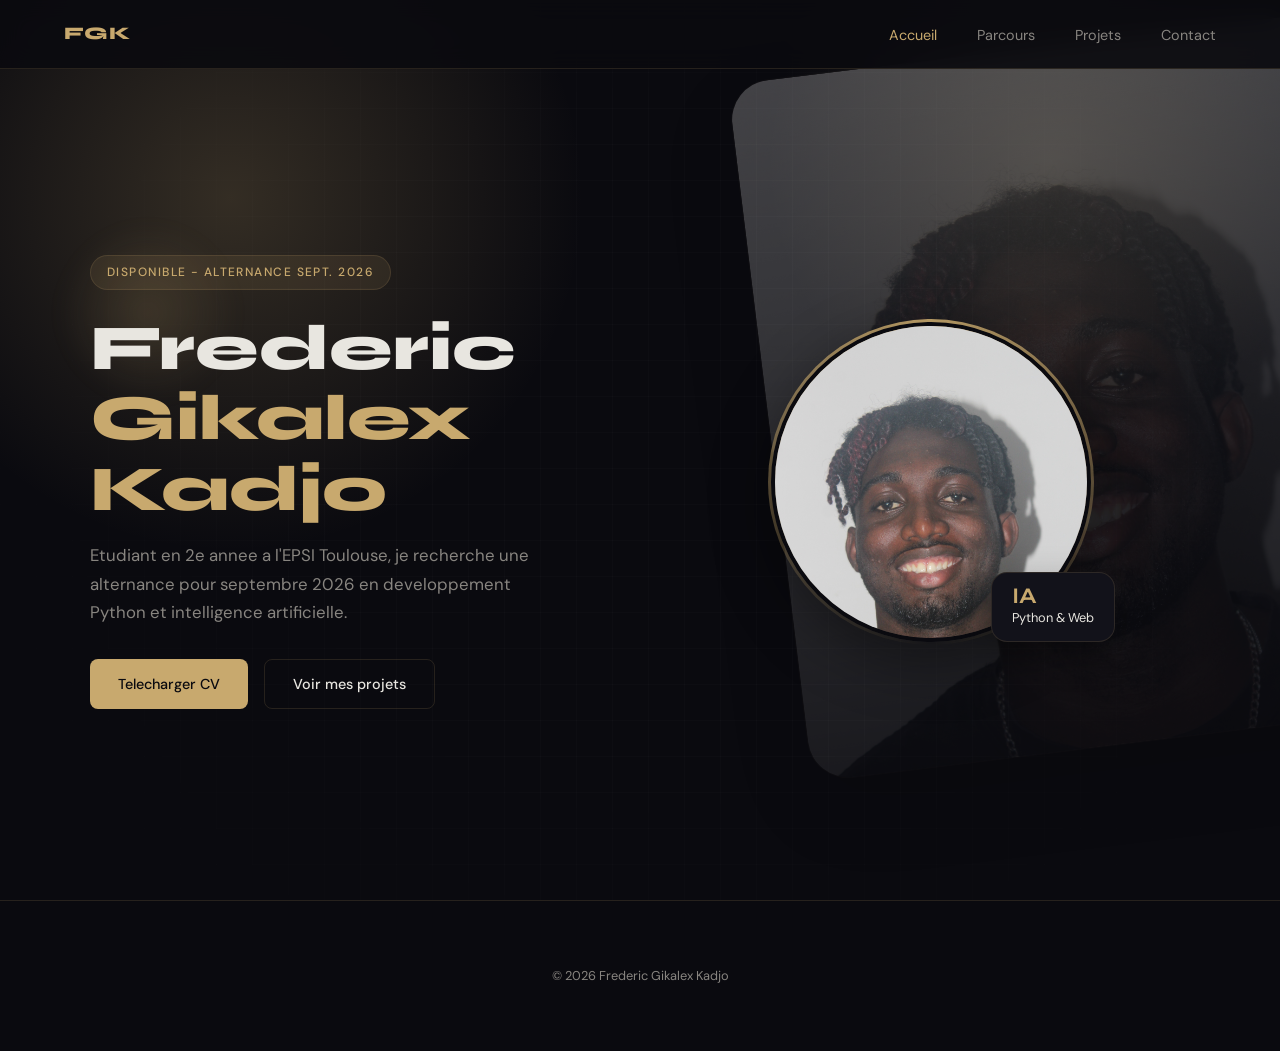
<file: index.html>
<!DOCTYPE html>
<html lang="fr">

<head>
    <meta charset="UTF-8">
    <meta name="viewport" content="width=device-width, initial-scale=1.0">
    <title>Frederic Gikalex Kadjo - Developpeur IA</title>
    <link href="https://fonts.googleapis.com/css2?family=Syne:wght@700;800&family=DM+Sans:wght@400;500&display=swap"
        rel="stylesheet">
    <link rel="stylesheet" href="style.css">
</head>

<body>
    <nav>
        <a href="index.html" class="nav-logo">FGK</a>
        <ul class="nav-links">
            <li><a href="index.html" style="color:var(--accent)">Accueil</a></li>
            <li><a href="about.html">Parcours</a></li>
            <li><a href="projects.html">Projets</a></li>
            <li><a href="contact.html">Contact</a></li>
        </ul>
    </nav>

    <section id="home">
        <div class="hero-bg"></div>
        <div class="hero-grid">
            <div class="hero-text">
                <div class="hero-tag">Disponible - Alternance Sept. 2026</div>
                <h1>Frederic<br><span>Gikalex Kadjo</span></h1>
                <p class="hero-sub">
                    Etudiant en 2e annee a l'EPSI Toulouse, je recherche une alternance pour septembre 2026
                    en developpement Python et intelligence artificielle.
                </p>
                <div class="hero-btns">
                    <a href="cv-frederic-kadjo.pdf" download class="btn btn-primary">Telecharger CV</a>
                    <a href="projects.html" class="btn btn-outline">Voir mes projets</a>
                </div>
            </div>

            <div class="hero-photo">
                <div class="photo-wrap">
                    <div class="photo-ring"></div>
                    <div class="photo-inner">
                        <img src="pp.jpg" alt="Frederic Gikalex Kadjo">
                    </div>
                    <div class="hero-badge">
                        <strong>IA</strong>
                        Python & Web
                    </div>
                </div>
            </div>
        </div>
    </section>

    <footer>
        <p>&copy; 2026 Frederic Gikalex Kadjo</p>
    </footer>
</body>

</html>
</file>
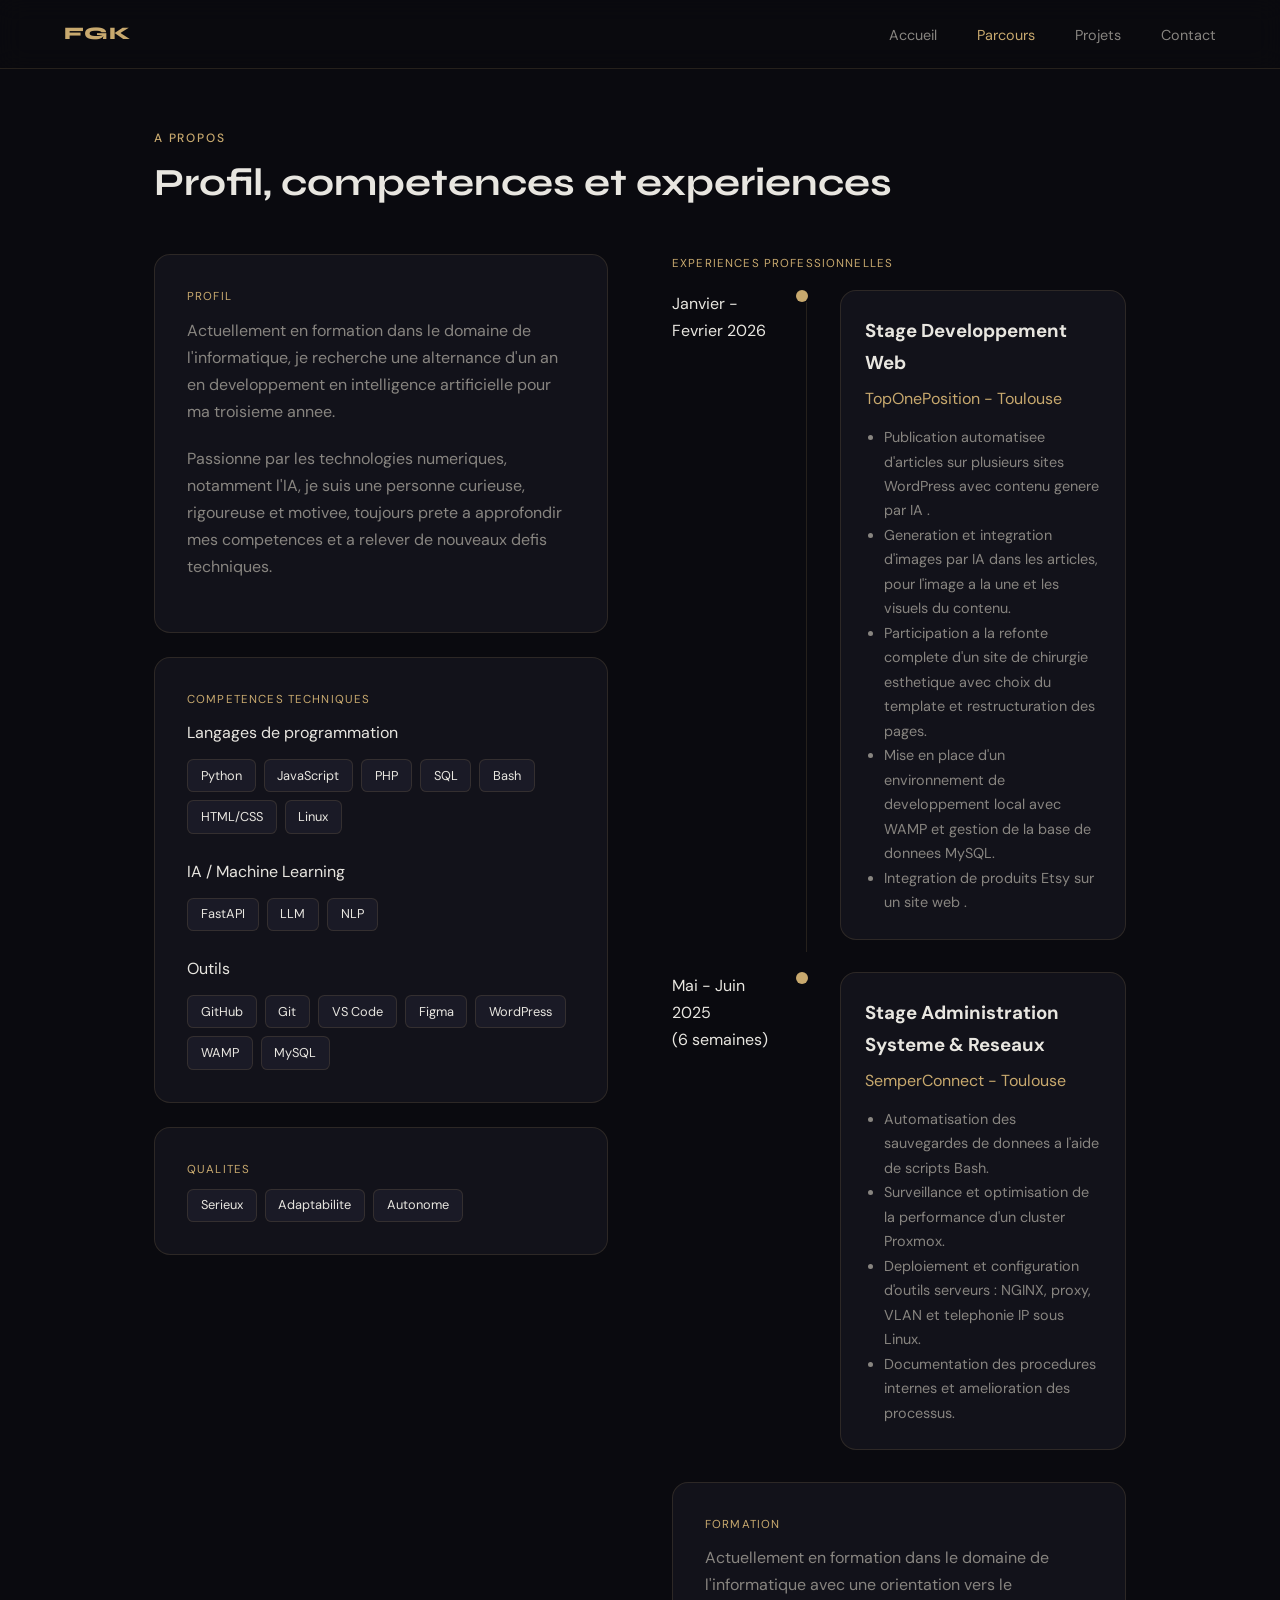
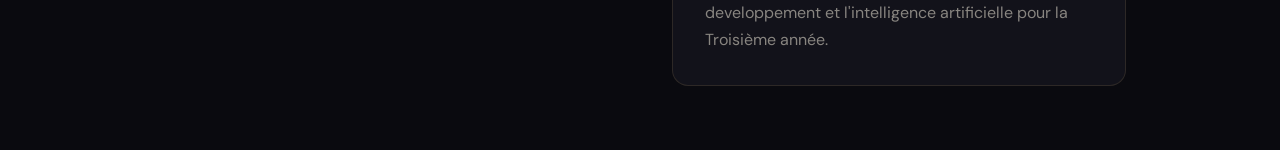
<file: about.html>
<!DOCTYPE html>
<html lang="fr">

<head>
    <meta charset="UTF-8">
    <meta name="viewport" content="width=device-width, initial-scale=1.0">
    <title>Mon Parcours | Frederic G. Kadjo</title>
    <link href="https://fonts.googleapis.com/css2?family=Syne:wght@700;800&family=DM+Sans:wght@400;500&display=swap"
        rel="stylesheet">
    <link rel="stylesheet" href="style.css">
</head>

<body>
    <nav>
        <a href="index.html" class="nav-logo">FGK</a>
        <ul class="nav-links">
            <li><a href="index.html">Accueil</a></li>
            <li><a href="about.html" style="color:var(--accent)">Parcours</a></li>
            <li><a href="projects.html">Projets</a></li>
            <li><a href="contact.html">Contact</a></li>
        </ul>
    </nav>

    <section class="content-section">
        <div class="section-label">A propos</div>
        <h2>Profil, competences et experiences</h2>

        <div class="about-grid">
            <div class="about-text">
                <div class="project-card" style="margin-bottom: 1.5rem;">
                    <div class="skill-group-title">Profil</div>
                    <p>
                        Actuellement en formation dans le domaine de l'informatique, je recherche une alternance d'un
                        an en developpement en intelligence artificielle pour ma troisieme annee.
                    </p>
                    <p>
                        Passionne par les technologies numeriques, notamment l'IA, je suis une personne curieuse,
                        rigoureuse et motivee, toujours prete a approfondir mes competences et a relever de nouveaux
                        defis techniques.
                    </p>
                </div>

                <div class="project-card" style="margin-bottom: 1.5rem;">
                    <div class="skill-group-title">Competences techniques</div>

                    <p style="margin-bottom: 0.8rem; color: var(--text);">Langages de programmation</p>
                    <div class="skill-tags">
                        <span class="skill-tag">Python</span>
                        <span class="skill-tag">JavaScript</span>
                        <span class="skill-tag">PHP</span>
                        <span class="skill-tag">SQL</span>
                        <span class="skill-tag">Bash</span>
                        <span class="skill-tag">HTML/CSS</span>
                        <span class="skill-tag">Linux</span>
                    </div>

                    <p style="margin-bottom: 0.8rem; color: var(--text);">IA / Machine Learning</p>
                    <div class="skill-tags">
                        <span class="skill-tag">FastAPI</span>
                        <span class="skill-tag">LLM</span>
                        <span class="skill-tag">NLP</span>
                    </div>

                    <p style="margin-bottom: 0.8rem; color: var(--text);">Outils</p>
                    <div class="skill-tags" style="margin-bottom: 0;">
                        <span class="skill-tag">GitHub</span>
                        <span class="skill-tag">Git</span>
                        <span class="skill-tag">VS Code</span>
                        <span class="skill-tag">Figma</span>
                        <span class="skill-tag">WordPress</span>
                        <span class="skill-tag">WAMP</span>
                        <span class="skill-tag">MySQL</span>
                    </div>
                </div>

                <div class="project-card">
                    <div class="skill-group-title">Qualites</div>
                    <div class="skill-tags" style="margin-bottom: 0;">
                        <span class="skill-tag">Serieux</span>
                        <span class="skill-tag">Adaptabilite</span>
                        <span class="skill-tag">Autonome</span>
                    </div>
                </div>
            </div>

            <div>
                <div class="skill-group-title" style="margin-bottom: 1rem;">Experiences professionnelles</div>

                <div class="timeline">
                    <div class="timeline-item">
                        <div class="timeline-date">Janvier - Fevrier 2026</div>
                        <div class="timeline-line">
                            <div class="timeline-dot"></div>
                            <div class="timeline-connector"></div>
                        </div>
                        <div class="timeline-content project-card" style="padding: 1.5rem;">
                            <h3 style="margin-bottom: 0.4rem;">Stage Developpement Web</h3>
                            <p class="timeline-company" style="color: var(--accent); margin-bottom: 0.8rem;">
                                TopOnePosition - Toulouse</p>
                            <ul style="font-size: 0.9rem; color: var(--muted); padding-left: 1.2rem;">
                                <li>Publication automatisee d'articles sur plusieurs sites WordPress avec contenu genere
                                    par IA .</li>
                                <li>Generation et integration d'images par IA dans les articles, pour l'image a la une
                                    et les visuels du contenu.</li>
                                <li>Participation a la refonte complete d'un site de chirurgie esthetique avec choix du
                                    template et restructuration des pages.</li>
                                <li>Mise en place d'un environnement de developpement local avec WAMP et gestion de la
                                    base de donnees MySQL.</li>
                                <li>Integration de produits Etsy sur un site web .</li>
                            </ul>
                        </div>
                    </div>

                    <div class="timeline-item">
                        <div class="timeline-date">Mai - Juin 2025<br>(6 semaines)</div>
                        <div class="timeline-line">
                            <div class="timeline-dot"></div>
                        </div>
                        <div class="timeline-content project-card" style="padding: 1.5rem;">
                            <h3 style="margin-bottom: 0.4rem;">Stage Administration Systeme & Reseaux</h3>
                            <p class="timeline-company" style="color: var(--accent); margin-bottom: 0.8rem;">
                                SemperConnect - Toulouse</p>
                            <ul style="font-size: 0.9rem; color: var(--muted); padding-left: 1.2rem;">
                                <li>Automatisation des sauvegardes de donnees a l'aide de scripts Bash.</li>
                                <li>Surveillance et optimisation de la performance d'un cluster Proxmox.</li>
                                <li>Deploiement et configuration d'outils serveurs : NGINX, proxy, VLAN et telephonie IP
                                    sous Linux.</li>
                                <li>Documentation des procedures internes et amelioration des processus.</li>
                            </ul>
                        </div>
                    </div>
                </div>

                <div class="project-card" style="margin-top: 1rem;">
                    <div class="skill-group-title">Formation</div>
                    <p style="color: var(--muted); margin-bottom: 0;">
                        Actuellement en formation dans le domaine de l'informatique avec une orientation vers le
                        developpement et l'intelligence artificielle pour la Troisième année.
                    </p>
                </div>
            </div>
        </div>
    </section>
</body>

</html>
</file>
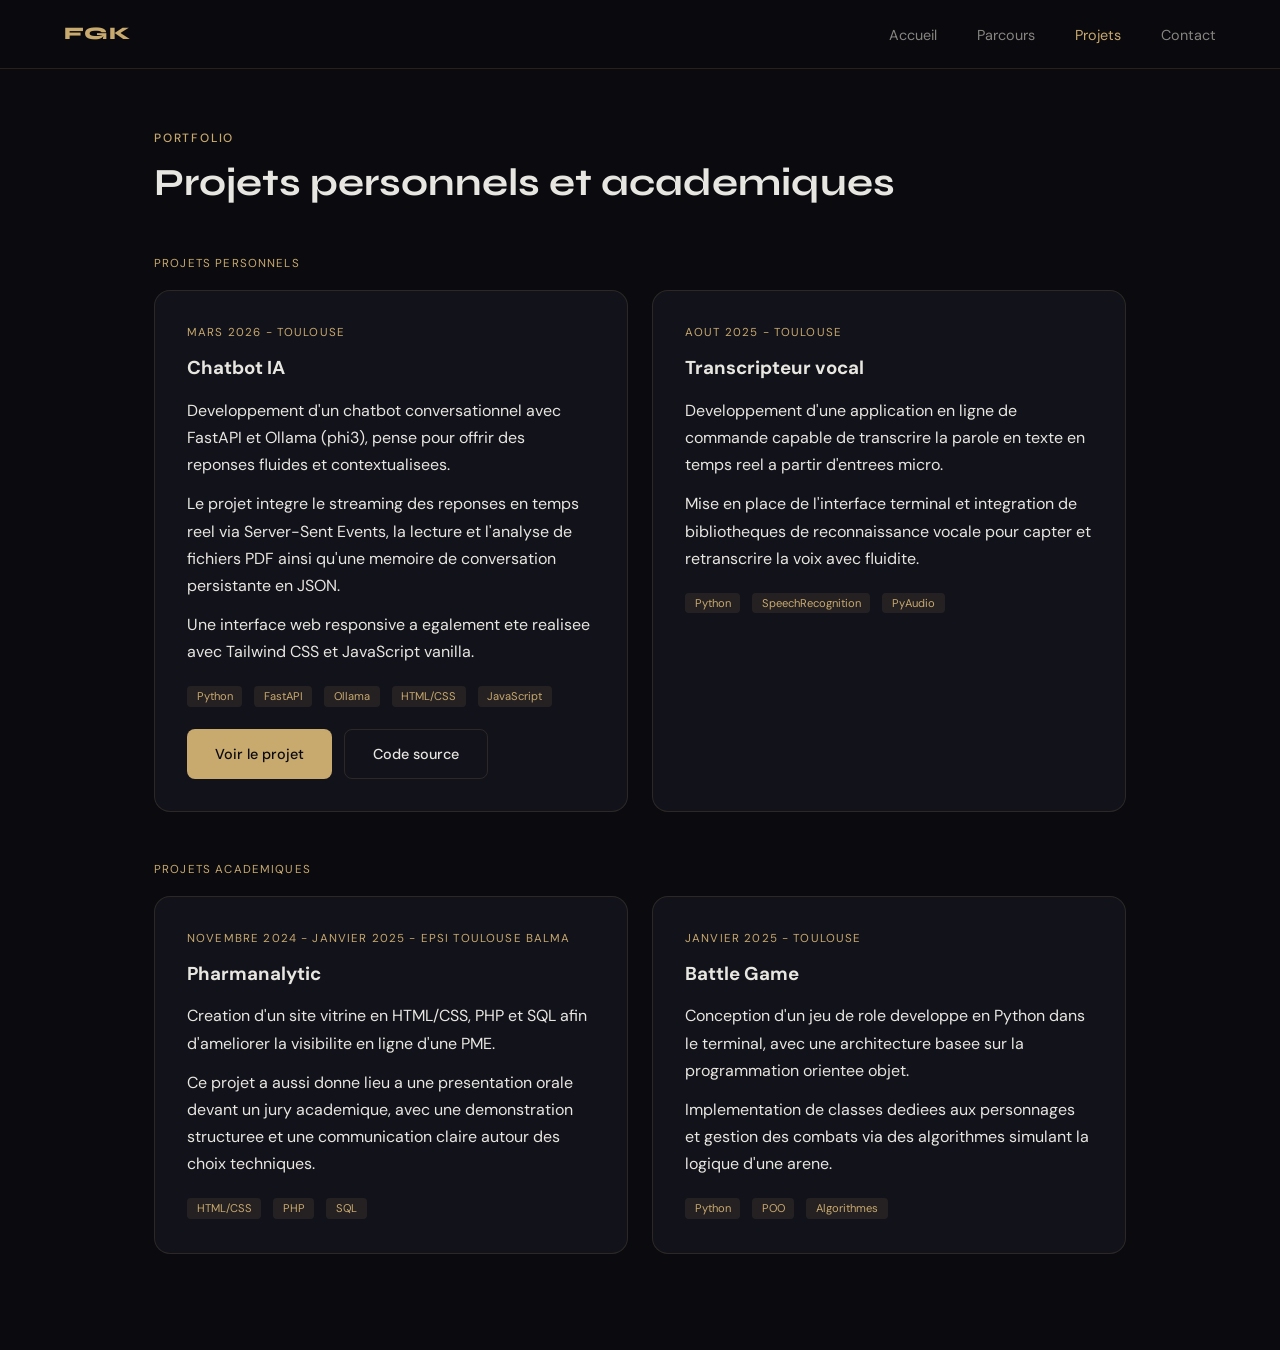
<file: projects.html>
<!DOCTYPE html>
<html lang="fr">

<head>
    <meta charset="UTF-8">
    <meta name="viewport" content="width=device-width, initial-scale=1.0">
    <title>Mes Projets | Frederic G. Kadjo</title>
    <link href="https://fonts.googleapis.com/css2?family=Syne:wght@700;800&family=DM+Sans:wght@400;500&display=swap"
        rel="stylesheet">
    <link rel="stylesheet" href="style.css">
</head>

<body>
    <nav>
        <a href="index.html" class="nav-logo">FGK</a>
        <ul class="nav-links">
            <li><a href="index.html">Accueil</a></li>
            <li><a href="about.html">Parcours</a></li>
            <li><a href="projects.html" style="color:var(--accent)">Projets</a></li>
            <li><a href="contact.html">Contact</a></li>
        </ul>
    </nav>

    <section class="content-section">
        <div class="section-label">Portfolio</div>
        <h2>Projets personnels et academiques</h2>

        <div class="skill-group-title" style="margin-bottom: 1rem;">Projets personnels</div>
        <div class="projects-grid" style="margin-bottom: 3rem;">
            <div class="project-card">
                <div class="skill-group-title">Mars 2026 - Toulouse</div>
                <h3 style="margin-bottom: 0.8rem;">Chatbot IA</h3>
                <p>
                    Developpement d'un chatbot conversationnel avec FastAPI et Ollama (phi3), pense pour offrir des
                    reponses fluides et contextualisees.
                </p>
                <p>
                    Le projet integre le streaming des reponses en temps reel via Server-Sent Events, la lecture et
                    l'analyse de fichiers PDF ainsi qu'une memoire de conversation persistante en JSON.
                </p>
                <p>
                    Une interface web responsive a egalement ete realisee avec Tailwind CSS et JavaScript vanilla.
                </p>
                <div class="project-tech" style="margin-top: 1rem;">
                    <span class="tech-badge">Python</span>
                    <span class="tech-badge">FastAPI</span>
                    <span class="tech-badge">Ollama</span>
                    <span class="tech-badge">HTML/CSS</span>
                    <span class="tech-badge">JavaScript</span>
                </div>
                <div class="project-links">
                    <a class="btn btn-primary" href="https://chatbot-ia-4d9r.onrender.com/" target="_blank"
                        rel="noopener noreferrer">Voir le projet</a>
                    <a class="btn btn-outline" href="https://github.com/Akig-22/Chatbot-IA" target="_blank"
                        rel="noopener noreferrer">Code source</a>
                </div>
            </div>

            <div class="project-card">
                <div class="skill-group-title">Aout 2025 - Toulouse</div>
                <h3 style="margin-bottom: 0.8rem;">Transcripteur vocal</h3>
                <p>
                    Developpement d'une application en ligne de commande capable de transcrire la parole en texte en
                    temps reel a partir d'entrees micro.
                </p>
                <p>
                    Mise en place de l'interface terminal et integration de bibliotheques de reconnaissance vocale pour
                    capter et retranscrire la voix avec fluidite.
                </p>
                <div class="project-tech" style="margin-top: 1rem;">
                    <span class="tech-badge">Python</span>
                    <span class="tech-badge">SpeechRecognition</span>
                    <span class="tech-badge">PyAudio</span>
                </div>
            </div>
        </div>

        <div class="skill-group-title" style="margin-bottom: 1rem;">Projets academiques</div>
        <div class="projects-grid" style="margin-bottom: 2rem;">
            <div class="project-card">
                <div class="skill-group-title">Novembre 2024 - Janvier 2025 - EPSI Toulouse Balma</div>
                <h3 style="margin-bottom: 0.8rem;">Pharmanalytic</h3>
                <p>
                    Creation d'un site vitrine en HTML/CSS, PHP et SQL afin d'ameliorer la visibilite en ligne d'une
                    PME.
                </p>
                <p>
                    Ce projet a aussi donne lieu a une presentation orale devant un jury academique, avec une
                    demonstration structuree et une communication claire autour des choix techniques.
                </p>
                <div class="project-tech" style="margin-top: 1rem;">
                    <span class="tech-badge">HTML/CSS</span>
                    <span class="tech-badge">PHP</span>
                    <span class="tech-badge">SQL</span>
                </div>
            </div>

            <div class="project-card">
                <div class="skill-group-title">Janvier 2025 - Toulouse</div>
                <h3 style="margin-bottom: 0.8rem;">Battle Game</h3>
                <p>
                    Conception d'un jeu de role developpe en Python dans le terminal, avec une architecture basee sur
                    la programmation orientee objet.
                </p>
                <p>
                    Implementation de classes dediees aux personnages et gestion des combats via des algorithmes
                    simulant la logique d'une arene.
                </p>
                <div class="project-tech" style="margin-top: 1rem;">
                    <span class="tech-badge">Python</span>
                    <span class="tech-badge">POO</span>
                    <span class="tech-badge">Algorithmes</span>
                </div>
            </div>
        </div>
        </div>
    </section>
</body>

</html>
</file>
<file: style.css>
/* --- VARIABLES ET RESET --- */
:root {
    --bg: #0a0a0f;
    --bg2: #12121a;
    --bg3: #1a1a26;
    --accent: #c8a96e;
    --accent2: #e8c98e;
    --text: #e8e6e0;
    --muted: #888580;
    --border: rgba(200, 169, 110, 0.15);
}

* {
    margin: 0;
    padding: 0;
    box-sizing: border-box;
}

html {
    scroll-behavior: smooth;
}

body {
    background: var(--bg);
    color: var(--text);
    font-family: 'DM Sans', sans-serif;
    font-size: 16px;
    line-height: 1.7;
    overflow-x: hidden;
    position: relative;
}

/* --- NAVIGATION --- */
nav {
    position: fixed;
    top: 0;
    left: 0;
    right: 0;
    z-index: 100;
    display: flex;
    justify-content: space-between;
    align-items: center;
    padding: 1.2rem 4rem;
    background: rgba(10, 10, 15, 0.9);
    backdrop-filter: blur(12px);
    border-bottom: 1px solid var(--border);
}

.nav-logo {
    font-family: 'Syne', sans-serif;
    font-weight: 800;
    font-size: 1.1rem;
    color: var(--accent);
    letter-spacing: 0.05em;
    text-decoration: none;
}

.nav-links {
    display: flex;
    gap: 2.5rem;
    list-style: none;
}

.nav-links a {
    color: var(--muted);
    text-decoration: none;
    font-size: 0.9rem;
    transition: color 0.2s;
}

.nav-links a:hover {
    color: var(--accent);
}

/* --- HERO SECTION (Accueil) --- */
#home {
    min-height: 100vh;
    display: flex;
    align-items: center;
    padding: 8rem 4rem 4rem;
    position: relative;
    overflow: hidden;
    isolation: isolate;
}

.hero-bg {
    position: absolute;
    inset: 0;
    z-index: -2;
    pointer-events: none;
}

.hero-bg::before {
    content: "";
    position: absolute;
    inset: 0;
    background:
        radial-gradient(circle at 18% 22%, rgba(200, 169, 110, 0.22), transparent 28%),
        radial-gradient(circle at 82% 18%, rgba(232, 201, 142, 0.14), transparent 22%),
        linear-gradient(115deg, rgba(10, 10, 15, 0.97) 0%, rgba(10, 10, 15, 0.88) 44%, rgba(10, 10, 15, 0.76) 100%);
}

.hero-bg::after {
    content: "";
    position: absolute;
    top: 5%;
    right: -8%;
    width: min(48vw, 620px);
    height: min(78vh, 760px);
    background:
        linear-gradient(180deg, rgba(10, 10, 15, 0.02), rgba(10, 10, 15, 0.7)),
        url('pp.jpg') center top / cover no-repeat;
    opacity: 0.28;
    filter: grayscale(0.05) contrast(1.05) saturate(0.9);
    border-radius: 2.5rem;
    box-shadow:
        0 0 0 1px rgba(200, 169, 110, 0.08),
        0 30px 80px rgba(0, 0, 0, 0.45);
    transform: rotate(-7deg);
}

#home::before {
    content: "";
    position: absolute;
    inset: 0;
    z-index: -1;
    pointer-events: none;
    background:
        linear-gradient(rgba(255, 255, 255, 0.015) 1px, transparent 1px),
        linear-gradient(90deg, rgba(255, 255, 255, 0.015) 1px, transparent 1px);
    background-size: 36px 36px;
    mask-image: radial-gradient(circle at center, black 40%, transparent 92%);
}

.hero-grid {
    display: grid;
    grid-template-columns: 1fr 1fr;
    gap: 4rem;
    align-items: center;
    max-width: 1100px;
    margin: 0 auto;
    width: 100%;
    position: relative;
    z-index: 1;
}

.hero-tag {
    display: inline-block;
    background: rgba(200, 169, 110, 0.1);
    border: 1px solid var(--border);
    color: var(--accent);
    font-size: 0.75rem;
    font-weight: 500;
    letter-spacing: 0.12em;
    text-transform: uppercase;
    padding: 0.4rem 1rem;
    border-radius: 2rem;
    margin-bottom: 1.5rem;
    animation: fadeUp 0.6s ease both;
}

h1 {
    font-family: 'Syne', sans-serif;
    font-size: clamp(2.8rem, 5vw, 4rem);
    font-weight: 800;
    line-height: 1.1;
    margin-bottom: 1rem;
    animation: fadeUp 0.6s 0.1s ease both;
}

h1 span {
    color: var(--accent);
}

.hero-sub {
    font-size: 1.05rem;
    color: var(--muted);
    max-width: 480px;
    margin-bottom: 2rem;
    animation: fadeUp 0.6s 0.2s ease both;
}

.hero-text {
    position: relative;
}

.hero-text::before {
    content: "";
    position: absolute;
    left: -2rem;
    top: -2rem;
    width: 180px;
    height: 180px;
    background: radial-gradient(circle, rgba(200, 169, 110, 0.16), transparent 70%);
    z-index: -1;
    filter: blur(10px);
}

/* --- BOUTONS --- */
.btn {
    display: inline-flex;
    align-items: center;
    gap: 0.5rem;
    padding: 0.75rem 1.75rem;
    border-radius: 0.5rem;
    font-size: 0.9rem;
    font-weight: 500;
    text-decoration: none;
    transition: all 0.2s;
    cursor: pointer;
    border: none;
    font-family: 'DM Sans', sans-serif;
}

.btn-primary {
    background: var(--accent);
    color: #0a0a0f;
}

.btn-primary:hover {
    background: var(--accent2);
    transform: translateY(-2px);
}

.btn-outline {
    background: transparent;
    border: 1px solid var(--border);
    color: var(--text);
}

.btn-outline:hover {
    border-color: var(--accent);
    color: var(--accent);
    transform: translateY(-2px);
}

.hero-btns {
    display: flex;
    flex-wrap: wrap;
    gap: 1rem;
}

/* --- PHOTO PROFIL --- */
.hero-photo {
    display: flex;
    justify-content: center;
    animation: fadeUp 0.6s 0.2s ease both;
}

.photo-wrap {
    position: relative;
    width: 320px;
    height: 320px;
    animation: spin 14s linear infinite;
}

.photo-wrap:hover,
.photo-wrap:active {
    animation-play-state: paused;
}

.photo-ring {
    position: absolute;
    inset: -3px;
    border-radius: 50%;
    background: conic-gradient(var(--accent) 0deg, transparent 180deg, var(--accent) 360deg);
    animation: spin 8s linear infinite;
}

.photo-wrap:hover .photo-ring,
.photo-wrap:active .photo-ring {
    animation-play-state: paused;
}

.photo-inner {
    position: relative;
    z-index: 1;
    width: 100%;
    height: 100%;
    border-radius: 50%;
    overflow: hidden;
    border: 4px solid var(--bg);
    box-shadow: 0 18px 60px rgba(0, 0, 0, 0.45);
}

.photo-inner img {
    width: 100%;
    height: 100%;
    object-fit: cover;
    object-position: center top;
}

.hero-badge {
    position: absolute;
    bottom: 0;
    right: -1.5rem;
    background: var(--bg2);
    border: 1px solid var(--border);
    border-radius: 1rem;
    padding: 0.75rem 1.25rem;
    font-size: 0.8rem;
    z-index: 2;
    white-space: nowrap;
    box-shadow: 0 12px 36px rgba(0, 0, 0, 0.28);
}

.hero-badge strong {
    color: var(--accent);
    display: block;
    font-family: 'Syne', sans-serif;
    font-size: 1.4rem;
    line-height: 1;
}

/* --- SECTIONS DE CONTENU (About / Projets) --- */
section.content-section {
    padding: 8rem 4rem 4rem;
    max-width: 1100px;
    margin: 0 auto;
}

.section-label {
    font-size: 0.75rem;
    font-weight: 500;
    letter-spacing: 0.15em;
    text-transform: uppercase;
    color: var(--accent);
    margin-bottom: 0.75rem;
}

h2 {
    font-family: 'Syne', sans-serif;
    font-size: clamp(1.8rem, 3vw, 2.4rem);
    font-weight: 700;
    margin-bottom: 3rem;
    line-height: 1.2;
}

/* --- GRILLE ABOUT & SKILLS --- */
.about-grid {
    display: grid;
    grid-template-columns: 1fr 1fr;
    gap: 4rem;
}

.about-text p {
    color: var(--muted);
    margin-bottom: 1.2rem;
}

.skill-group-title {
    font-size: 0.72rem;
    letter-spacing: 0.1em;
    text-transform: uppercase;
    color: var(--accent);
    margin-bottom: 0.6rem;
}

.skill-tags {
    display: flex;
    flex-wrap: wrap;
    gap: 0.5rem;
    margin-bottom: 1.5rem;
}

.skill-tag {
    background: var(--bg3);
    border: 1px solid var(--border);
    color: var(--text);
    padding: 0.3rem 0.8rem;
    border-radius: 0.4rem;
    font-size: 0.8rem;
}

/* --- PROJETS --- */
.projects-grid {
    display: grid;
    grid-template-columns: repeat(auto-fit, minmax(300px, 1fr));
    gap: 1.5rem;
}

.project-card {
    background: var(--bg2);
    border: 1px solid var(--border);
    border-radius: 1rem;
    padding: 2rem;
    transition: transform 0.3s;
}

.project-card:hover {
    transform: translateY(-10px);
    border-color: var(--accent);
}

.project-card p+p {
    margin-top: 0.75rem;
}

.tech-badge {
    background: rgba(200, 169, 110, 0.1);
    color: var(--accent);
    font-size: 0.7rem;
    padding: 0.2rem 0.6rem;
    border-radius: 4px;
    margin-right: 0.5rem;
}

.project-links {
    display: flex;
    flex-wrap: wrap;
    gap: 0.75rem;
    margin-top: 1.25rem;
}

/* --- TIMELINE (Parcours) --- */
.timeline-item {
    display: grid;
    grid-template-columns: 100px 20px 1fr;
    gap: 1.5rem;
    margin-bottom: 2rem;
}

.timeline-dot {
    width: 12px;
    height: 12px;
    background: var(--accent);
    border-radius: 50%;
}

.timeline-connector {
    width: 1px;
    height: 100%;
    background: var(--border);
    margin: 0 auto;
}

/* --- CONTACT SECTION --- */
#contact-section {
    padding: 10rem 4rem;
    text-align: center;
}

#contact-section .inner {
    max-width: 600px;
    margin: 0 auto;
}

.contact-links {
    display: flex;
    justify-content: center;
    gap: 1rem;
    margin-top: 2rem;
}

/* --- FOOTER --- */
footer {
    padding: 4rem;
    text-align: center;
    border-top: 1px solid var(--border);
    color: var(--muted);
    font-size: 0.8rem;
}

/* --- ANIMATIONS --- */
@keyframes fadeUp {
    from {
        opacity: 0;
        transform: translateY(30px);
    }

    to {
        opacity: 1;
        transform: translateY(0);
    }
}

@keyframes spin {
    to {
        transform: rotate(360deg);
    }
}

/* --- RESPONSIVE --- */
@media (max-width: 768px) {
    nav {
        padding: 1rem 1.25rem;
        flex-wrap: wrap;
        gap: 0.75rem 1rem;
    }

    .hero-grid {
        grid-template-columns: 1fr;
        text-align: center;
        gap: 2rem;
    }

    .hero-bg::after {
        width: min(86vw, 420px);
        height: 54vh;
        top: 12%;
        right: 50%;
        transform: translateX(50%) rotate(-4deg);
        opacity: 0.18;
    }

    .hero-photo {
        order: -1;
    }

    .about-grid {
        grid-template-columns: 1fr;
        gap: 2rem;
    }

    .nav-links {
        display: flex;
        flex-wrap: wrap;
        justify-content: center;
        gap: 0.75rem 1.25rem;
        width: 100%;
    }

    #home,
    section.content-section,
    #contact-section {
        padding-left: 1.25rem;
        padding-right: 1.25rem;
    }

    #home {
        padding-top: 9rem;
        padding-bottom: 3rem;
        min-height: auto;
    }

    section.content-section {
        padding-top: 9rem;
    }

    #contact-section {
        padding-top: 9rem;
        padding-bottom: 4rem;
    }

    .hero-sub {
        max-width: none;
    }

    .hero-text::before {
        left: 50%;
        transform: translateX(-50%);
    }

    .hero-btns {
        justify-content: center;
    }

    .photo-wrap {
        width: min(72vw, 320px);
        height: min(72vw, 320px);
    }

    .hero-badge {
        right: 50%;
        transform: translateX(50%);
        bottom: -1rem;
    }

    .timeline-item {
        grid-template-columns: 1fr;
        gap: 0.75rem;
    }

    .timeline-line {
        display: none;
    }

    .contact-links {
        flex-wrap: wrap;
    }

    footer {
        padding: 2.5rem 1.25rem;
    }
}

@media (max-width: 560px) {
    body {
        font-size: 15px;
    }

    nav {
        justify-content: center;
    }

    .nav-logo {
        width: 100%;
        text-align: center;
    }

    h1 {
        font-size: clamp(2.2rem, 10vw, 3rem);
    }

    h2 {
        margin-bottom: 2rem;
    }

    .btn {
        width: 100%;
        justify-content: center;
    }

    .projects-grid {
        grid-template-columns: 1fr;
    }

    .project-card {
        padding: 1.25rem;
    }

    .contact-links {
        flex-direction: column;
    }

    .contact-links a {
        width: 100%;
    }
}

@media (max-width: 420px) {
    .nav-links a {
        font-size: 0.85rem;
    }

    .hero-badge {
        position: static;
        transform: none;
        margin-top: 1rem;
    }

    .photo-wrap {
        aspect-ratio: 1 / 1;
    }
}
</file>
